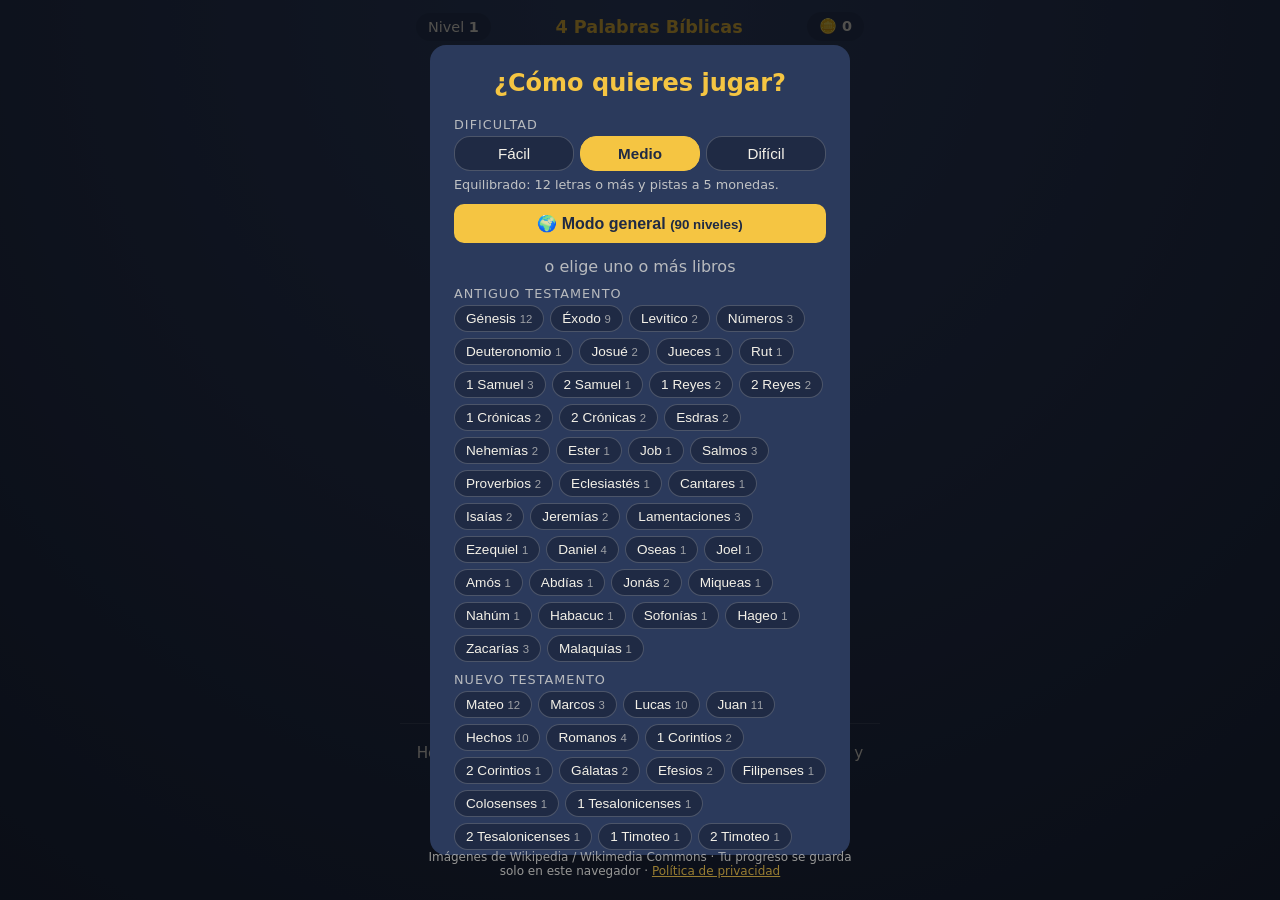
<file: site/index.html>
<!doctype html>
<html lang="es">
<head>
  <meta charset="utf-8">
  <meta name="viewport" content="width=device-width, initial-scale=1">
  <title>4 Palabras Bíblicas</title>
  <meta name="description" content="Adivina la palabra bíblica que une las 4 imágenes.">
  <link rel="icon" href="data:image/svg+xml,<svg xmlns='http://www.w3.org/2000/svg' viewBox='0 0 100 100'><text y='.9em' font-size='90'>✝️</text></svg>">
  <meta name="theme-color" content="#1f2a44">
  <link rel="manifest" href="manifest.webmanifest">
  <link rel="apple-touch-icon" href="icons/apple-touch-icon.png">
  <link rel="stylesheet" href="style.css?v=4">
</head>
<body>
  <main class="app">
    <header class="top">
      <div class="badge">Nivel <b id="level">1</b></div>
      <h1>4 Palabras Bíblicas</h1>
      <div class="badge">🪙 <b id="coins">0</b></div>
    </header>

    <p id="mode" class="mode"></p>
    <p class="sub">¿Qué palabra une estas 4 imágenes?</p>

    <section id="images" class="images" aria-label="Imágenes"></section>

    <section id="slots" class="slots" aria-label="Tu respuesta"></section>
    <section id="pool" class="pool" aria-label="Letras disponibles"></section>

    <div class="actions">
      <button id="hint" class="btn">💡 Pista <small>(<span id="hint-cost">5</span>🪙)</small></button>
      <button id="skip" class="btn">⏭️ Saltar</button>
      <button id="menu-btn" class="btn">🏠 Modos</button>
    </div>

    <p id="msg" class="msg" aria-live="polite"></p>
  </main>

  <div id="overlay" class="overlay" hidden>
    <div class="modal">
      <h2 id="ov-title">¡Correcto!</h2>
      <p id="ov-word" class="ov-word"></p>
      <p id="ov-text"></p>
      <button id="ov-btn" class="btn primary">Siguiente</button>
    </div>
  </div>

  <div id="menu" class="overlay" hidden>
    <div class="modal menu">
      <button id="menu-back" class="btn wide" hidden>↩️ Volver al juego</button>
      <h2>¿Cómo quieres jugar?</h2>
      <div class="testament">Dificultad</div>
      <div id="difficulty" class="chips diff"></div>
      <p id="diff-info" class="diff-info"></p>
      <button id="mode-general" class="btn primary wide">🌍 Modo general <small id="general-count"></small></button>
      <p class="or">o elige uno o más libros</p>
      <div id="books"></div>
      <p id="books-info" class="books-info"></p>
      <button id="mode-books" class="btn primary wide" disabled>📚 Jugar con los libros elegidos</button>

      <div class="ppt-box">
        <p class="or">o descarga una presentación de PowerPoint con esta configuración</p>
        <div class="ppt-row">
          <label>Preguntas
            <select id="ppt-count">
              <option value="5">5</option><option value="10" selected>10</option>
              <option value="15">15</option><option value="20">20</option><option value="0">Todas</option>
            </select>
          </label>
          <label>Respuestas
            <select id="ppt-answers">
              <option value="end">Al final</option><option value="each">Tras cada pregunta</option>
            </select>
          </label>
        </div>
        <button id="ppt-general" class="btn wide">📥 Descargar PPT · modo general</button>
        <button id="ppt-books" class="btn wide" disabled>📥 Descargar PPT · libros elegidos</button>
        <p id="ppt-status" class="books-info" aria-live="polite"></p>
      </div>

      <button id="reset-all" class="btn wide danger">🗑️ Cerrar partida y empezar de cero</button>
    </div>
  </div>

  <footer class="foot">
    <p class="made">
      Hecho con <span class="em heart" aria-label="amor">❤️</span> en Cristo <span class="em" aria-label="cruz">✝️</span>,
      un montón de líneas de código y un poquito de café <span class="em" aria-label="café">☕</span>
    </p>
    <a class="gh" href="https://github.com/cristianparra/4fotos1palabrabiblica" target="_blank" rel="noopener noreferrer">
      <svg viewBox="0 0 16 16" aria-hidden="true"><path d="M8 0C3.58 0 0 3.58 0 8c0 3.54 2.29 6.53 5.47 7.59.4.07.55-.17.55-.38 0-.19-.01-.82-.01-1.49-2.01.37-2.53-.49-2.69-.94-.09-.23-.48-.94-.82-1.13-.28-.15-.68-.52-.01-.53.63-.01 1.08.58 1.23.82.72 1.21 1.87.87 2.33.66.07-.52.28-.87.51-1.07-1.78-.2-3.64-.89-3.64-3.95 0-.87.31-1.59.82-2.15-.08-.2-.36-1.02.08-2.12 0 0 .67-.21 2.2.82a7.6 7.6 0 0 1 4 0c1.53-1.04 2.2-.82 2.2-.82.44 1.1.16 1.92.08 2.12.51.56.82 1.27.82 2.15 0 3.07-1.87 3.75-3.65 3.95.29.25.54.73.54 1.48 0 1.07-.01 1.93-.01 2.2 0 .21.15.46.55.38A8.01 8.01 0 0 0 16 8c0-4.42-3.58-8-8-8z"/></svg>
      Ver el código en GitHub
    </a>
    <p class="credit">Imágenes de Wikipedia / Wikimedia Commons · Tu progreso se guarda solo en este navegador ·
      <a href="privacidad.html">Política de privacidad</a></p>
  </footer>

  <script src="vendor/pptxgen.bundle.js?v=4"></script>
  <script src="ppt.js?v=4"></script>
  <script src="puzzles.js?v=4"></script>
  <script src="game.js?v=4"></script>
  <script>
    if ("serviceWorker" in navigator) {
      window.addEventListener("load", () => navigator.serviceWorker.register("/sw.js").catch(() => {}));
    }
  </script>
</body>
</html>
</file>
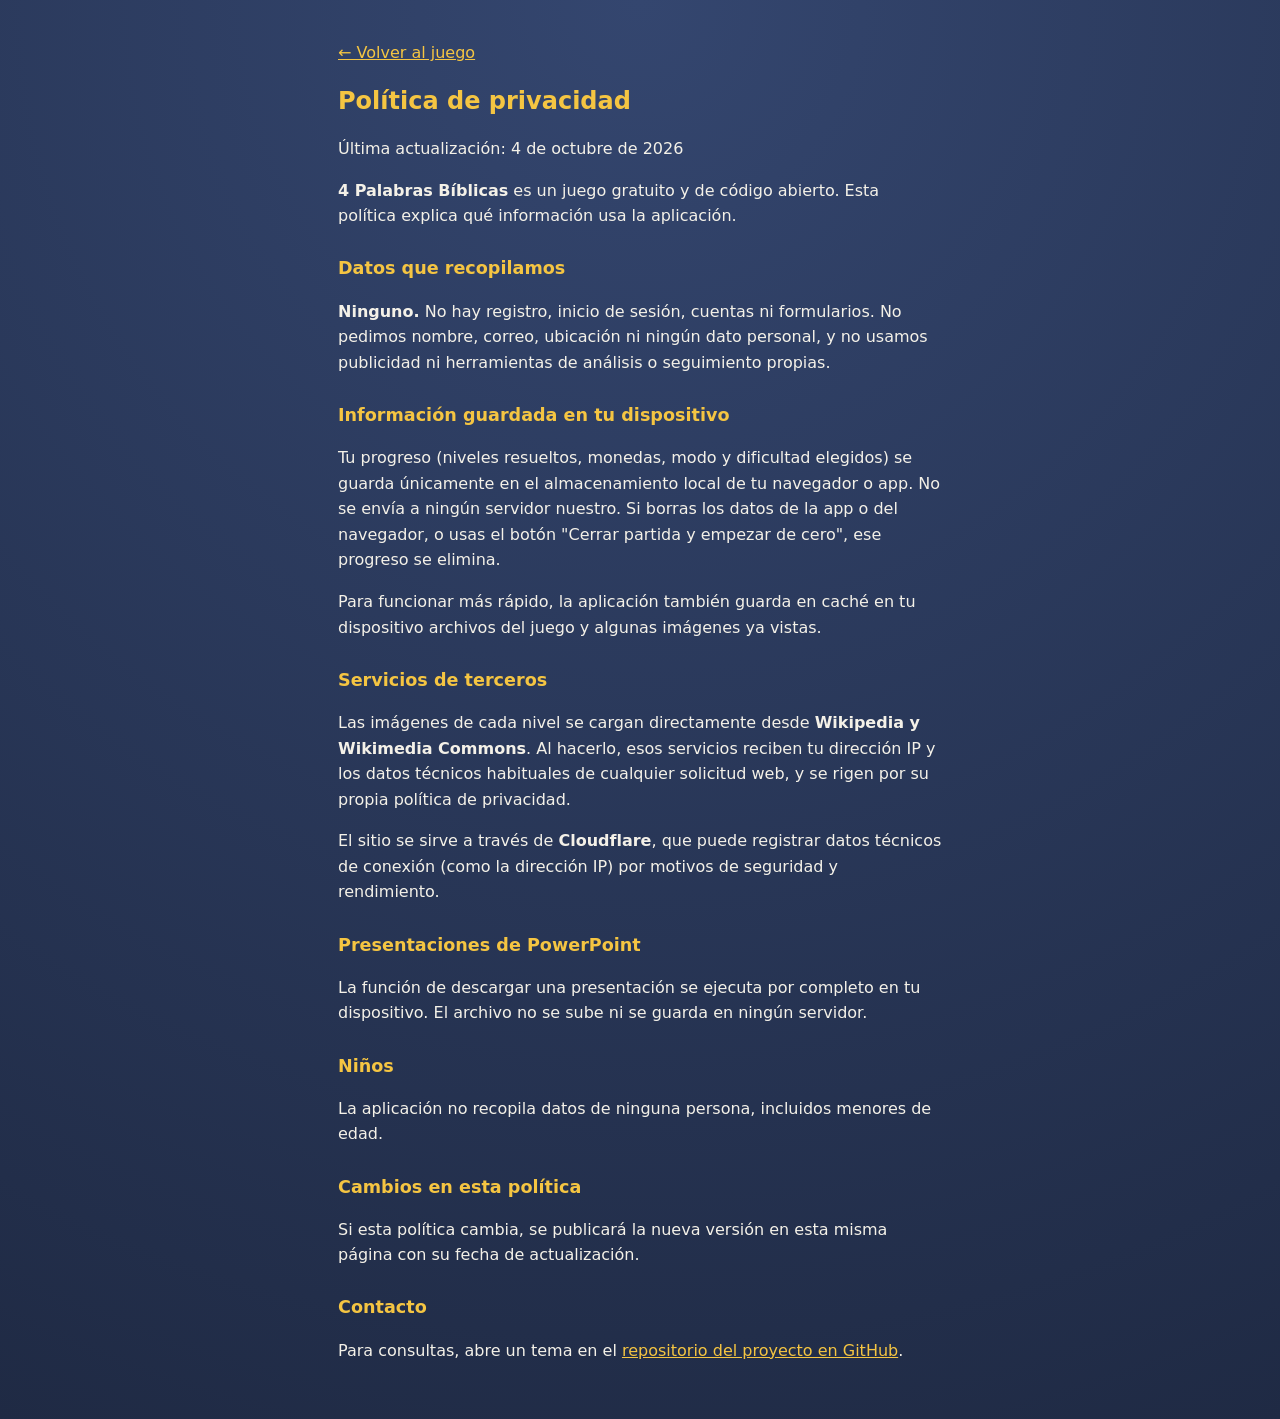
<file: site/privacidad.html>
<!doctype html>
<html lang="es">
<head>
  <meta charset="utf-8">
  <meta name="viewport" content="width=device-width, initial-scale=1">
  <title>Política de privacidad · 4 Palabras Bíblicas</title>
  <meta name="theme-color" content="#1f2a44">
  <link rel="stylesheet" href="style.css?v=4">
  <style>
    .doc { max-width: 640px; margin: 0 auto; padding: 24px 18px 40px; line-height: 1.6; }
    .doc h1 { text-align: left; font-size: 1.5rem; }
    .doc h2 { color: var(--gold); font-size: 1.1rem; margin-top: 1.6rem; }
    .doc a, .doc a:link, .doc a:visited { color: var(--gold); }
  </style>
</head>
<body>
  <main class="doc">
    <p><a href="/">← Volver al juego</a></p>
    <h1>Política de privacidad</h1>
    <p>Última actualización: 4 de octubre de 2026</p>

    <p><b>4 Palabras Bíblicas</b> es un juego gratuito y de código abierto. Esta política explica qué información usa la aplicación.</p>

    <h2>Datos que recopilamos</h2>
    <p><b>Ninguno.</b> No hay registro, inicio de sesión, cuentas ni formularios. No pedimos nombre, correo, ubicación ni ningún dato personal, y no usamos publicidad ni herramientas de análisis o seguimiento propias.</p>

    <h2>Información guardada en tu dispositivo</h2>
    <p>Tu progreso (niveles resueltos, monedas, modo y dificultad elegidos) se guarda únicamente en el almacenamiento local de tu navegador o app. No se envía a ningún servidor nuestro. Si borras los datos de la app o del navegador, o usas el botón "Cerrar partida y empezar de cero", ese progreso se elimina.</p>
    <p>Para funcionar más rápido, la aplicación también guarda en caché en tu dispositivo archivos del juego y algunas imágenes ya vistas.</p>

    <h2>Servicios de terceros</h2>
    <p>Las imágenes de cada nivel se cargan directamente desde <b>Wikipedia y Wikimedia Commons</b>. Al hacerlo, esos servicios reciben tu dirección IP y los datos técnicos habituales de cualquier solicitud web, y se rigen por su propia política de privacidad.</p>
    <p>El sitio se sirve a través de <b>Cloudflare</b>, que puede registrar datos técnicos de conexión (como la dirección IP) por motivos de seguridad y rendimiento.</p>

    <h2>Presentaciones de PowerPoint</h2>
    <p>La función de descargar una presentación se ejecuta por completo en tu dispositivo. El archivo no se sube ni se guarda en ningún servidor.</p>

    <h2>Niños</h2>
    <p>La aplicación no recopila datos de ninguna persona, incluidos menores de edad.</p>

    <h2>Cambios en esta política</h2>
    <p>Si esta política cambia, se publicará la nueva versión en esta misma página con su fecha de actualización.</p>

    <h2>Contacto</h2>
    <p>Para consultas, abre un tema en el <a href="https://github.com/cristianparra/4fotos1palabrabiblica/issues" target="_blank" rel="noopener noreferrer">repositorio del proyecto en GitHub</a>.</p>
  </main>
</body>
</html>
</file>
<file: site/style.css>
:root {
  --bg: #1f2a44;
  --card: #2b3a5c;
  --gold: #f5c542;
  --text: #f4f1e8;
  --ok: #3ecf8e;
  --bad: #ef5b5b;
}
* { box-sizing: border-box; }
body {
  margin: 0;
  min-height: 100vh;
  background: radial-gradient(circle at top, #34466f, var(--bg));
  color: var(--text);
  font-family: system-ui, -apple-system, "Segoe UI", Roboto, sans-serif;
  display: flex;
  flex-direction: column;
  align-items: center;
}
.app { width: 100%; max-width: 480px; padding: 12px 16px; flex: 1; }
.top { display: flex; align-items: center; justify-content: space-between; gap: 8px; }
h1 { font-size: 1.1rem; margin: 0; color: var(--gold); text-align: center; }
.badge { background: var(--card); padding: 6px 12px; border-radius: 20px; font-size: .9rem; white-space: nowrap; }
.sub { text-align: center; margin: 10px 0; opacity: .8; }

.images { display: grid; grid-template-columns: 1fr 1fr; gap: 8px; }
.img {
  aspect-ratio: 1; background: var(--card); border-radius: 12px; overflow: hidden;
  display: flex; align-items: center; justify-content: center; position: relative;
}
.img img { width: 100%; height: 100%; object-fit: cover; opacity: 0; transition: opacity .4s; }
.img img.loaded { opacity: 1; }
.img .fallback { position: absolute; font-size: 3.5rem; }
.img.loading::after {
  content: ""; position: absolute; width: 28px; height: 28px; border-radius: 50%;
  border: 3px solid #ffffff44; border-top-color: var(--gold); animation: spin 1s linear infinite;
}
@keyframes spin { to { transform: rotate(360deg); } }

.slots, .pool { display: flex; flex-wrap: wrap; justify-content: center; gap: 6px; margin-top: 16px; }
.pool { max-width: 380px; margin-inline: auto; }
.tile {
  width: 42px; height: 46px; border-radius: 8px; border: 0; font-size: 1.3rem; font-weight: 700;
  background: var(--text); color: var(--bg); cursor: pointer; box-shadow: 0 2px 0 #0004;
}
.tile:active { transform: translateY(2px); }
.tile.used { visibility: hidden; }
.slot { background: var(--card); color: var(--text); border: 2px dashed #ffffff55; }
.slot.filled { border-style: solid; border-color: var(--gold); }
.slot.hinted { background: var(--gold); color: var(--bg); cursor: default; }
.slots.ok .slot { background: var(--ok); border-color: var(--ok); color: #fff; }
.slots.bad { animation: shake .4s; }
.slots.bad .slot { border-color: var(--bad); }
@keyframes shake {
  25% { transform: translateX(-8px); } 75% { transform: translateX(8px); }
}

.actions { display: flex; justify-content: center; gap: 10px; margin-top: 18px; }
.btn {
  background: var(--card); color: var(--text); border: 1px solid #ffffff33; padding: 10px 16px;
  border-radius: 10px; font-size: 1rem; cursor: pointer;
}
.btn:hover { border-color: var(--gold); }
.btn:disabled { opacity: .4; cursor: not-allowed; }
.btn.primary { background: var(--gold); color: var(--bg); font-weight: 700; border: 0; }
.msg { text-align: center; min-height: 1.4em; color: var(--gold); }

.overlay {
  position: fixed; inset: 0; background: #000a; display: flex; align-items: center; justify-content: center; padding: 16px;
}
.overlay[hidden] { display: none; }
.modal { background: var(--card); padding: 24px; border-radius: 16px; text-align: center; max-width: 340px; width: 100%; }
.modal h2 { margin-top: 0; color: var(--gold); }
.ov-word { font-size: 1.8rem; font-weight: 800; letter-spacing: 3px; margin: 8px 0; }

.foot {
  width: 100%; max-width: 480px; margin-top: 12px; padding: 18px 16px 22px; text-align: center;
  border-top: 1px solid #ffffff1f;
}

@media (max-width: 380px) { .tile { width: 36px; height: 42px; font-size: 1.1rem; } }

/* ---- Menú de modos ---- */
.mode { text-align: center; margin: 8px 0 0; font-size: .85rem; color: var(--gold); }
.modal.menu { max-height: 90vh; overflow-y: auto; max-width: 420px; text-align: left; }
.modal.menu h2 { text-align: center; }
.btn.wide { width: 100%; }
.or { text-align: center; opacity: .7; margin: 14px 0 6px; }
.testament { font-size: .8rem; opacity: .7; margin: 10px 0 4px; text-transform: uppercase; letter-spacing: 1px; }
.chips { display: flex; flex-wrap: wrap; gap: 6px; }
.chip {
  background: var(--bg); color: var(--text); border: 1px solid #ffffff33; border-radius: 16px;
  padding: 5px 11px; font-size: .85rem; cursor: pointer;
}
.chip small { opacity: .6; }
.chip.on { background: var(--gold); color: var(--bg); border-color: var(--gold); font-weight: 700; }
.books-info { text-align: center; font-size: .85rem; min-height: 1.3em; margin: 12px 0 8px; }
.modal.menu #mode-books { margin-top: 4px; }

/* ---- Dificultad ---- */
.chips.diff { margin-bottom: 4px; }
.chips.diff .chip { flex: 1; text-align: center; padding: 8px 6px; font-size: .95rem; }
.diff-info { font-size: .8rem; opacity: .75; margin: 6px 0 12px; }

/* ---- Exportar a PowerPoint ---- */
.ppt-box { margin-top: 8px; border-top: 1px solid #ffffff22; padding-top: 4px; }
.ppt-box .btn { margin-top: 8px; }
.ppt-row { display: flex; gap: 10px; }
.ppt-row label { flex: 1; font-size: .8rem; opacity: .85; display: flex; flex-direction: column; gap: 4px; }
.ppt-row select {
  background: var(--bg); color: var(--text); border: 1px solid #ffffff33; border-radius: 8px; padding: 7px; font-size: .95rem;
}

.btn.danger { margin-top: 16px; border-color: #ef5b5b88; color: #ffb4b4; }
.btn.danger:hover { border-color: var(--bad); }
.modal.menu #menu-back { margin-bottom: 12px; }

/* ---- Pie de página ---- */
.foot p { margin: 0; }
.foot .made { font-size: .95rem; line-height: 1.5; color: var(--text); }
.foot .made .em { display: inline-block; }
.foot .heart { animation: beat 1.6s ease-in-out infinite; }
@keyframes beat { 0%, 100% { transform: scale(1); } 50% { transform: scale(1.18); } }
@media (prefers-reduced-motion: reduce) { .foot .heart { animation: none; } }

/* Se fijan :link y :visited para que el enlace nunca tome el morado por defecto del navegador. */
.foot a.gh, .foot a.gh:link, .foot a.gh:visited {
  display: inline-flex; align-items: center; gap: 8px; margin: 12px 0 14px; padding: 8px 16px;
  border: 1px solid var(--gold); border-radius: 999px; color: var(--gold);
  font-size: .9rem; font-weight: 600; text-decoration: none; transition: background .2s, color .2s;
}
.foot a.gh:hover, .foot a.gh:focus-visible { background: var(--gold); color: var(--bg); }
.foot a.gh svg { width: 18px; height: 18px; fill: currentColor; }
.foot .credit { font-size: .75rem; color: var(--text); opacity: .6; }

.foot .credit a, .foot .credit a:link, .foot .credit a:visited { color: var(--gold); }

/* En la app instalada (PWA / app de Android) no se ofrece exportar a PowerPoint; en la web sí. */
@media (display-mode: standalone), (display-mode: fullscreen), (display-mode: minimal-ui) {
  .ppt-box { display: none; }
}
</file>
